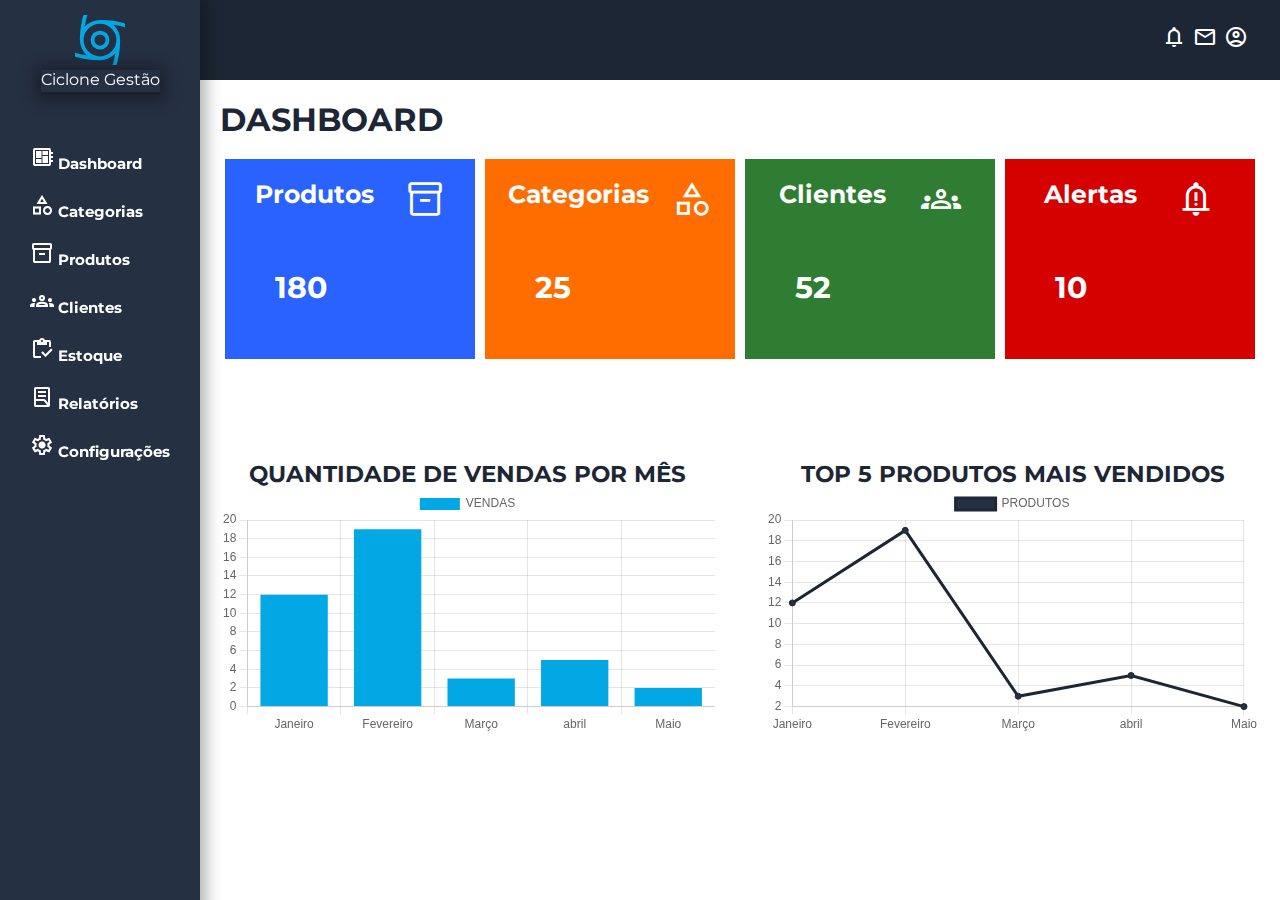
<file: index.html>
<!DOCTYPE html>
<html lang="pt-br">
<head>
    <meta charset="UTF-8">
    <meta http-equiv="X-UA-Compatible" content="IE=edge">
    <meta name="viewport" content="width=device-width, initial-scale=1.0">
    <title>Página Inicial</title>
    <link rel="stylesheet" href="resources/css/index.css">
    <link rel="preconnect" href="https://fonts.googleapis.com">
<link rel="preconnect" href="https://fonts.gstatic.com" crossorigin>
<link href="https://fonts.googleapis.com/css2?family=Montserrat:ital,wght@0,100;0,200;0,300;0,400;0,500;0,600;0,700;0,800;0,900;1,100;1,200;1,300;1,400;1,500;1,600;1,700;1,800;1,900&display=swap" rel="stylesheet">
<link rel="stylesheet" href="https://fonts.googleapis.com/css2?family=Material+Symbols+Outlined:opsz,wght,FILL,GRAD@48,400,0,0" />
<script src="resources/js/chart.js"></script>
</head>

<body>
    <header>
        <div class="header_container">
            <div class="header-right-icons">
                <span class="material-symbols-outlined">
                    notifications
                </span>
                <span class="material-symbols-outlined">
                    email
                </span>
                <span class="material-symbols-outlined">
                    account_circle
                </span>
              </div>
        </div>
    </header>

    <aside class="sidebar">
        <div class="logo">
            <span class="material-symbols-outlined icone_logo">
                cyclone
            </span>
            <span class="titulo_logo">Ciclone Gestão</span>
        </div>
        <nav>
            <ul>
                <li>
                    <span class="material-symbols-outlined">
                        empty_dashboard
                    </span>
                    <a href="#">Dashboard</a>
                </li>
                <li>
                    <span class="material-symbols-outlined">
                        category
                    </span>
                    <a href="#">Categorias</a>
                </li>
                <li>
                    <span class="material-symbols-outlined">
                        inventory_2
                    </span>
                    <a href="cadastro_produto.html">Produtos</a>
                </li>
                <li>
                    <span class="material-symbols-outlined">
                        groups
                    </span>
                    <a href="#">Clientes</a>
                </li>
                <li>
                    <span class="material-symbols-outlined">
                        Inventory
                    </span>
                    <a href="#">Estoque</a>
                </li>
                <li>
                    <span class="material-symbols-outlined">
                        lab_profile
                    </span>
                    <a href="#">Relatórios</a>
                </li>
                <li>
                    <span class="material-symbols-outlined">
                        Settings
                    </span>
                    <a href="#">Configurações</a>
                </li>
            </ul>
        </nav>
    </aside>

    <main>
        <div class="main_container">
            <h1>DASHBOARD</h1>

            <div class="main_cards">
                <div class="card1">
                   <div class="card_header">
                        <span class="span_titulo_card">Produtos</span>
                        <span class="material-symbols-outlined icone">
                            inventory_2
                        </span>
                   </div>
                    <div class="card_body">
                        <span class="span_body_card">
                            180
                        </span>
                    </div>
                </div>
                <div class="card2">
                    <div class="card_header">
                        <span class="span_titulo_card">Categorias</span>
                        <span class="material-symbols-outlined icone">
                            category
                        </span>
                    </div>
                    <div class="card_body">
                        <span class="span_body_card">
                            25
                        </span>
                    </div>
                </div>

                <div class="card3">
                    <div class="card_header">
                        <span class="span_titulo_card">Clientes</span>
                        <span class="material-symbols-outlined icone">
                            groups
                        </span>
                    </div>
                    <div class="card_body">
                        <span class="span_body_card">
                            52
                        </span>
                    </div>  
                </div>

                <div class="card4">
                    <div class="card_header">
                        <span class="span_titulo_card">Alertas</span>
                            <span class="material-symbols-outlined icone">
                                notification_important
                            </span>
                    </div>
                    <div class="card_body">
                        <span class="span_body_card">
                            10
                        </span>
                    </div>
                </div>

            </div>
            <!-- fim da main card-->

            <div class="main_graficos">
                <div class="grafico_vendas">
                    <div class="titulo_grafico">
                        <h3>QUANTIDADE DE VENDAS POR MÊS</h3>
                    </div>
                    <canvas id="myChart1"></canvas>
                </div>
                <div class="grafico_produtos">
                    <div class="titulo_grafico">
                        <h3>TOP 5 PRODUTOS MAIS VENDIDOS</h3>
                    </div>
                    <canvas id="myChart2"></canvas>
                </div>
            </div>

        </div>

    </main>

<script>
     const data = {
                labels: ['Janeiro', 'Fevereiro', 'Março', 'abril', 'Maio'],
                datasets: [{
                label: 'VENDAS',
                backgroundColor: 'rgb(1, 168, 227)',
                borderColor: 'rgb(255, 99, 132)',
                data: [12, 19, 3, 5, 2],
                }]
            };

            const config = {
                type: 'bar',
                data: data,
                options: {}
            };

            const myChart = new Chart(
                document.getElementById('myChart1'),
                config
            );
</script>

<script>
    const data2 = {
               labels: ['Janeiro', 'Fevereiro', 'Março', 'abril', 'Maio'],
               datasets: [{
               label: 'PRODUTOS',
               backgroundColor: 'rgb(38, 48, 67)',
               borderColor: 'rgb(29, 38, 52)',
               data: [12, 19, 3, 5, 2],
               }]
           };

           const config2 = {
                type: 'line',
                data: data2,
                options: {}
            };


           const myChart2 = new Chart(
               document.getElementById('myChart2'),
               config2
           );
</script>



</body>

</html>
</file>
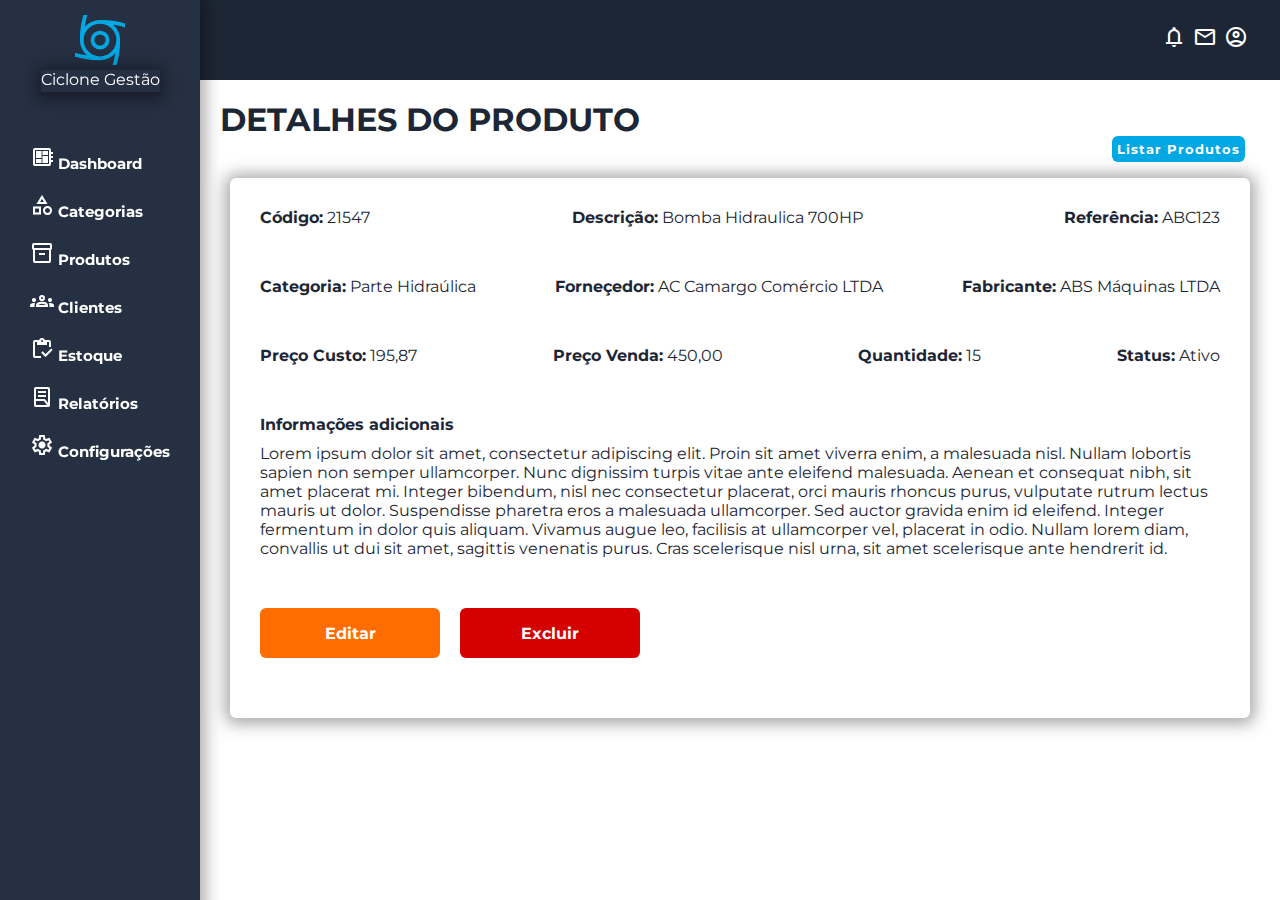
<file: detalhe_produto.html>
<!DOCTYPE html>
<html lang="pt-br">
<head>
    <meta charset="UTF-8">
    <meta http-equiv="X-UA-Compatible" content="IE=edge">
    <meta name="viewport" content="width=device-width, initial-scale=1.0">
    <title>Página Inicial</title>
    <link rel="stylesheet" href="resources/css/index.css">
    <link rel="stylesheet" href="resources/css/detalhe_produto.css">
    <link rel="preconnect" href="https://fonts.googleapis.com">
<link rel="preconnect" href="https://fonts.gstatic.com" crossorigin>
<link href="https://fonts.googleapis.com/css2?family=Montserrat:ital,wght@0,100;0,200;0,300;0,400;0,500;0,600;0,700;0,800;0,900;1,100;1,200;1,300;1,400;1,500;1,600;1,700;1,800;1,900&display=swap" rel="stylesheet">
<link rel="stylesheet" href="https://fonts.googleapis.com/css2?family=Material+Symbols+Outlined:opsz,wght,FILL,GRAD@48,400,0,0" />
<script src="resources/js/chart.js"></script>

</head>

<body>
    <header>
        <div class="header_container">
            <div class="header-right-icons">
                <span class="material-symbols-outlined">
                    notifications
                </span>
                <span class="material-symbols-outlined">
                    email
                </span>
                <span class="material-symbols-outlined">
                    account_circle
                </span>
              </div>
        </div>
    </header>

    <aside class="sidebar">
        <div class="logo">
            <span class="material-symbols-outlined icone_logo">
                cyclone
            </span>
            <span class="titulo_logo">Ciclone Gestão</span>
        </div>
        <nav>
            <ul>
                <li>
                    <span class="material-symbols-outlined">
                        empty_dashboard
                    </span>
                    <a href="#">Dashboard</a>
                </li>
                <li>
                    <span class="material-symbols-outlined">
                        category
                    </span>
                    <a href="#">Categorias</a>
                </li>
                <li>
                    <span class="material-symbols-outlined">
                        inventory_2
                    </span>
                    <a href="#">Produtos</a>
                </li>
                <li>
                    <span class="material-symbols-outlined">
                        groups
                    </span>
                    <a href="#">Clientes</a>
                </li>
                <li>
                    <span class="material-symbols-outlined">
                        Inventory
                    </span>
                    <a href="#">Estoque</a>
                </li>
                <li>
                    <span class="material-symbols-outlined">
                        lab_profile
                    </span>
                    <a href="#">Relatórios</a>
                </li>
                <li>
                    <span class="material-symbols-outlined">
                        Settings
                    </span>
                    <a href="#">Configurações</a>
                </li>
            </ul>
        </nav>
    </aside>

    <main>
        <div class="main_container">
            <h1>DETALHES DO PRODUTO</h1>
            <div class="lista_produtos_link">
                <span><a href="lista_produto.html">Listar Produtos</a></span>
            </div>
            <div class="form_container">
                    <div class="form_group">
                        <div class="campos">
                            <label for="codigo">Código:</label>
                            <span>21547</span>
                        </div>
                        <div class="campos">
                            <label for="descricao">Descrição:</label>
                            <span>Bomba Hidraulica 700HP</span>
                        </div>
                        <div class="campos">
                            <label for="referencia">Referência:</label>
                            <span>ABC123</span>
                        </div>
                    </div>

                    <div class="form_group">
                        <div class="campos">
                            <label for="categoria">Categoria:</label>
                            <span>Parte Hidraúlica</span>
                        </div>
                        <div class="campos">
                            <label for="fornecedor">Forneçedor:</label>
                            <span>AC Camargo Comércio LTDA</span>
                        </div>
                        <div class="campos">
                            <label for="Fabricante">Fabricante:</label>
                            <span>ABS Máquinas LTDA</span>
                        </div>
                    </div>

                    <div class="form_group">
                        <div class="campos">
                            <label for="pco_custo">Preço Custo:</label>
                            <span>195,87</span>
                        </div>
                        <div class="campos">
                            <label for="pco_venda">Preço Venda:</label>
                            <span>450,00</span>
                        </div>
                        <div class="campos">
                            <label for="quantidade">Quantidade:</label>
                            <span>15</span>
                        </div>
                        <div class="campos">
                            <label for="status">Status:</label>
                            <span>Ativo</span>
                        </div>
                    </div>

                    <div class="form_group">
                        <div class="infos-adicionais">
                            <label for="infos_adicionais">Informações adicionais</label>
                           <p>Lorem ipsum dolor sit amet, consectetur adipiscing elit. Proin sit amet viverra enim, a malesuada nisl. Nullam lobortis sapien non semper ullamcorper. Nunc dignissim turpis vitae ante eleifend malesuada. Aenean et consequat nibh, sit amet placerat mi. Integer bibendum, nisl nec consectetur placerat, orci mauris rhoncus purus, vulputate rutrum lectus mauris ut dolor. Suspendisse pharetra eros a malesuada ullamcorper. Sed auctor gravida enim id eleifend. Integer fermentum in dolor quis aliquam. Vivamus augue leo, facilisis at ullamcorper vel, placerat in odio. Nullam lorem diam, convallis ut dui sit amet, sagittis venenatis purus. Cras scelerisque nisl urna, sit amet scelerisque ante hendrerit id.</p>
                        </div>
                    </div>

                    <div class="form_group">
                        <div class="btns_cadastro">
                            <button>Editar</button>
                            <button class="btn_reset">Excluir</button>
                        </div>
                    </div>
            </div>
        </div>
     </main>
</body>

</html>
</file>
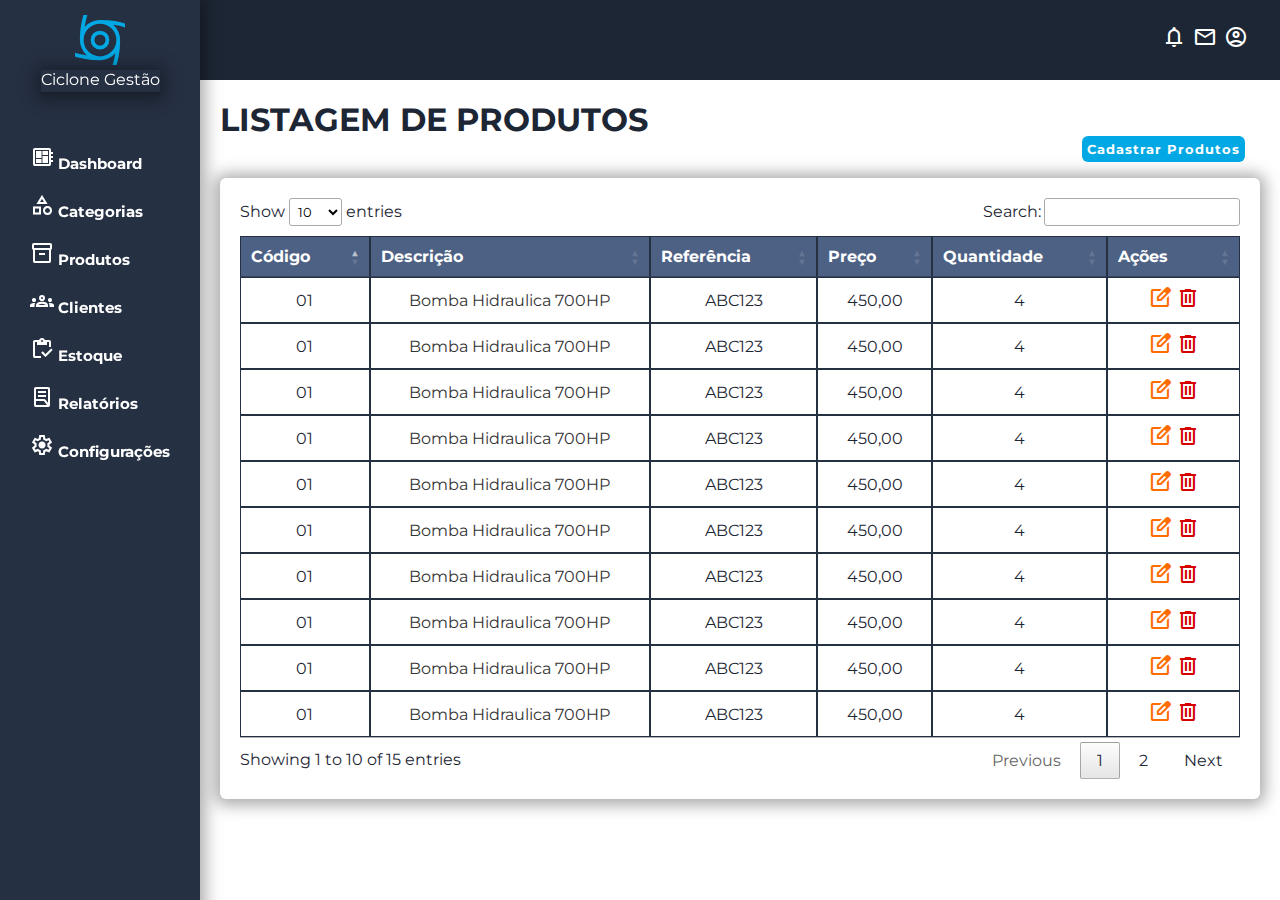
<file: lista_produto.html>
<!DOCTYPE html>
<html lang="pt-br">
<head>
    <meta charset="UTF-8">
    <meta http-equiv="X-UA-Compatible" content="IE=edge">
    <meta name="viewport" content="width=device-width, initial-scale=1.0">
    <title>Página Inicial</title>
    <link rel="stylesheet" href="resources/css/index.css">
    <link rel="preconnect" href="https://fonts.googleapis.com">
<link rel="preconnect" href="https://fonts.gstatic.com" crossorigin>
<link href="https://fonts.googleapis.com/css2?family=Montserrat:ital,wght@0,100;0,200;0,300;0,400;0,500;0,600;0,700;0,800;0,900;1,100;1,200;1,300;1,400;1,500;1,600;1,700;1,800;1,900&display=swap" rel="stylesheet">
<link rel="stylesheet" href="https://fonts.googleapis.com/css2?family=Material+Symbols+Outlined:opsz,wght,FILL,GRAD@48,400,0,0" />
<script src="resources/js/jquery-3.5.1.js"></script>
<script src="resources/js/jquery.dataTables.min.js"></script>
<link rel="stylesheet" href="resources/css/jquery.dataTables.min.css">
<link rel="stylesheet" href="resources/css/lista_produto.css">
</head>

<body>
    <header>
        <div class="header_container">
            <div class="header-right-icons">
                <span class="material-symbols-outlined">
                    notifications
                </span>
                <span class="material-symbols-outlined">
                    email
                </span>
                <span class="material-symbols-outlined">
                    account_circle
                </span>
              </div>
        </div>
    </header>

    <aside class="sidebar">
        <div class="logo">
            <span class="material-symbols-outlined icone_logo">
                cyclone
            </span>
            <span class="titulo_logo">Ciclone Gestão</span>
        </div>
        <nav>
            <ul>
                <li>
                    <span class="material-symbols-outlined">
                        empty_dashboard
                    </span>
                    <a href="#">Dashboard</a>
                </li>
                <li>
                    <span class="material-symbols-outlined">
                        category
                    </span>
                    <a href="#">Categorias</a>
                </li>
                <li>
                    <span class="material-symbols-outlined">
                        inventory_2
                    </span>
                    <a href="#">Produtos</a>
                </li>
                <li>
                    <span class="material-symbols-outlined">
                        groups
                    </span>
                    <a href="#">Clientes</a>
                </li>
                <li>
                    <span class="material-symbols-outlined">
                        Inventory
                    </span>
                    <a href="#">Estoque</a>
                </li>
                <li>
                    <span class="material-symbols-outlined">
                        lab_profile
                    </span>
                    <a href="#">Relatórios</a>
                </li>
                <li>
                    <span class="material-symbols-outlined">
                        Settings
                    </span>
                    <a href="#">Configurações</a>
                </li>
            </ul>
        </nav>
    </aside>

    <main>
        <div class="main_container">
            <h1>LISTAGEM DE PRODUTOS</h1>
            <div class="lista_produtos_link">
                <span><a href="cadastro_produto.html">Cadastrar Produtos</a></span>
            </div>

            <div class="lista_produtos">
                <table class="data_tables">
                    <thead>
                        <tr>
                            <th>Código</th>
                            <th>Descrição</th>
                            <th>Referência</th>
                            <th>Preço</th>
                            <th>Quantidade</th>
                            <th>Ações</th>
                        </tr>
                    </thead>
                    <tbody>
                        <tr>
                            <td>01</td>
                            <td><a href="detalhe_produto.html">Bomba Hidraulica 700HP</a></td>
                            <td>ABC123</td>
                            <td>450,00</td>
                            <td>4</td>
                            <td style="width: 100px;">
                                <div>
                                    <a href="#"><span class="material-symbols-outlined tabela_icone_edit">edit_square</span></a>
                                    <a href="#"><span class="material-symbols-outlined tabela_icone_delete">delete</span></a>
                                </div>
                            </td>
                        </tr> 
                        <tr>
                            <td>01</td>
                            <td><a href="detalhe_produto.html">Bomba Hidraulica 700HP</a></td>
                            <td>ABC123</td>
                            <td>450,00</td>
                            <td>4</td>
                            <td style="width: 100px;">
                                <div>
                                    <a href="#"><span class="material-symbols-outlined tabela_icone_edit">edit_square</span></a>
                                    <a href="#"><span class="material-symbols-outlined tabela_icone_delete">delete</span></a>
                                </div>
                            </td>
                        </tr> 
                        <tr>
                            <td>01</td>
                            <td><a href="detalhe_produto.html">Bomba Hidraulica 700HP</a></td>
                            <td>ABC123</td>
                            <td>450,00</td>
                            <td>4</td>
                            <td style="width: 100px;">
                                <div>
                                    <a href="#"><span class="material-symbols-outlined tabela_icone_edit">edit_square</span></a>
                                    <a href="#"><span class="material-symbols-outlined tabela_icone_delete">delete</span></a>
                                </div>
                            </td>
                        </tr> 
                        <tr>
                            <td>01</td>
                            <td><a href="detalhe_produto.html">Bomba Hidraulica 700HP</a></td>
                            <td>ABC123</td>
                            <td>450,00</td>
                            <td>4</td>
                            <td style="width: 100px;">
                                <div>
                                    <a href="#"><span class="material-symbols-outlined tabela_icone_edit">edit_square</span></a>
                                    <a href="#"><span class="material-symbols-outlined tabela_icone_delete">delete</span></a>
                                </div>
                            </td>
                        </tr> 
                        <tr>
                            <td>01</td>
                            <td><a href="detalhe_produto.html">Bomba Hidraulica 700HP</a></td>
                            <td>ABC123</td>
                            <td>450,00</td>
                            <td>4</td>
                            <td style="width: 100px;">
                                <div>
                                    <a href="#"><span class="material-symbols-outlined tabela_icone_edit">edit_square</span></a>
                                    <a href="#"><span class="material-symbols-outlined tabela_icone_delete">delete</span></a>
                                </div>
                            </td>
                        </tr> 
                        <tr>
                            <td>01</td>
                            <td><a href="detalhe_produto.html">Bomba Hidraulica 700HP</a></td>
                            <td>ABC123</td>
                            <td>450,00</td>
                            <td>4</td>
                            <td style="width: 100px;">
                                <div>
                                    <a href="#"><span class="material-symbols-outlined tabela_icone_edit">edit_square</span></a>
                                    <a href="#"><span class="material-symbols-outlined tabela_icone_delete">delete</span></a>
                                </div>
                            </td>
                        </tr> 
                        <tr>
                            <td>01</td>
                            <td><a href="detalhe_produto.html">Bomba Hidraulica 700HP</a></td>
                            <td>ABC123</td>
                            <td>450,00</td>
                            <td>4</td>
                            <td style="width: 100px;">
                                <div>
                                    <a href="#"><span class="material-symbols-outlined tabela_icone_edit">edit_square</span></a>
                                    <a href="#"><span class="material-symbols-outlined tabela_icone_delete">delete</span></a>
                                </div>
                            </td>
                        </tr> 
                        <tr>
                            <td>01</td>
                            <td><a href="detalhe_produto.html">Bomba Hidraulica 700HP</a></td>
                            <td>ABC123</td>
                            <td>450,00</td>
                            <td>4</td>
                            <td style="width: 100px;">
                                <div>
                                    <a href="#"><span class="material-symbols-outlined tabela_icone_edit">edit_square</span></a>
                                    <a href="#"><span class="material-symbols-outlined tabela_icone_delete">delete</span></a>
                                </div>
                            </td>
                        </tr> 
                        <tr>
                            <td>01</td>
                            <td><a href="detalhe_produto.html">Bomba Hidraulica 700HP</a></td>
                            <td>ABC123</td>
                            <td>450,00</td>
                            <td>4</td>
                            <td style="width: 100px;">
                                <div>
                                    <a href="#"><span class="material-symbols-outlined tabela_icone_edit">edit_square</span></a>
                                    <a href="#"><span class="material-symbols-outlined tabela_icone_delete">delete</span></a>
                                </div>
                            </td>
                        </tr> 
                        <tr>
                            <td>01</td>
                            <td><a href="detalhe_produto.html">Bomba Hidraulica 700HP</a></td>
                            <td>ABC123</td>
                            <td>450,00</td>
                            <td>4</td>
                            <td style="width: 100px;">
                                <div>
                                    <a href="#"><span class="material-symbols-outlined tabela_icone_edit">edit_square</span></a>
                                    <a href="#"><span class="material-symbols-outlined tabela_icone_delete">delete</span></a>
                                </div>
                            </td>
                        </tr> 
                        <tr>
                            <td>01</td>
                            <td><a href="detalhe_produto.html">Bomba Hidraulica 700HP</a></td>
                            <td>ABC123</td>
                            <td>450,00</td>
                            <td>4</td>
                            <td style="width: 100px;">
                                <div>
                                    <a href="#"><span class="material-symbols-outlined tabela_icone_edit">edit_square</span></a>
                                    <a href="#"><span class="material-symbols-outlined tabela_icone_delete">delete</span></a>
                                </div>
                            </td>
                        </tr> 
                        <tr>
                            <td>01</td>
                            <td><a href="detalhe_produto.html">Bomba Hidraulica 700HP</a></td>
                            <td>ABC123</td>
                            <td>450,00</td>
                            <td>4</td>
                            <td style="width: 100px;">
                                <div>
                                    <a href="#"><span class="material-symbols-outlined tabela_icone_edit">edit_square</span></a>
                                    <a href="#"><span class="material-symbols-outlined tabela_icone_delete">delete</span></a>
                                </div>
                            </td>
                        </tr> 
                        <tr>
                            <td>01</td>
                            <td><a href="detalhe_produto.html">Bomba Hidraulica 700HP</a></td>
                            <td>ABC123</td>
                            <td>450,00</td>
                            <td>4</td>
                            <td style="width: 100px;">
                                <div>
                                    <a href="#"><span class="material-symbols-outlined tabela_icone_edit">edit_square</span></a>
                                    <a href="#"><span class="material-symbols-outlined tabela_icone_delete">delete</span></a>
                                </div>
                            </td>
                        </tr> 
                        <tr>
                            <td>01</td>
                            <td><a href="detalhe_produto.html">Bomba Hidraulica 700HP</a></td>
                            <td>ABC123</td>
                            <td>450,00</td>
                            <td>4</td>
                            <td style="width: 100px;">
                                <div>
                                    <a href="#"><span class="material-symbols-outlined tabela_icone_edit">edit_square</span></a>
                                    <a href="#"><span class="material-symbols-outlined tabela_icone_delete">delete</span></a>
                                </div>
                            </td>
                        </tr> 
                        <tr>
                            <td>01</td>
                            <td><a href="detalhe_produto.html">Bomba Hidraulica 700HP</a></td>
                            <td>ABC123</td>
                            <td>450,00</td>
                            <td>4</td>
                            <td style="width: 100px;">
                                <div>
                                    <a href="#"><span class="material-symbols-outlined tabela_icone_edit">edit_square</span></a>
                                    <a href="#"><span class="material-symbols-outlined tabela_icone_delete">delete</span></a>
                                </div>
                            </td>
                        </tr> 
                        
                        
                        
                </table>
            </div>

        </div>
     </main>

     <script>
        $(document).ready( function () {
            $('.data_tables').DataTable({
                "language":{"url":"https://cdn.datatables.net/plug-ins/1.13.2/i18n/pt-BR.json"}
            });
        } );
     </script>
</body>

</html>
</file>
<file: resources/css/index.css>
* {
  padding: 0;
  margin: 0;
  box-sizing: border-box;
  font-family: 'Montserrat', sans-serif;
}

header {
    width: 100%;
    height: 80px;
    background-color: #1D2634;
    display: flex;
    justify-content: end;
    position: fixed;
    top: 0;
    left: 0;
}

header .header_container {
    width: 150px;
    display: flex;
    justify-content: center;
    align-items: center;
    padding-top: 0;
}

header .header_container .header-right-icons{
    font-size: 25px;
}

.header_container {
    width: 1300px;
    color: #fff;
    padding-top: 20px;
}

.sidebar{
    background-color: #263043;
    width: 200px;
    height: 200vh;
    -webkit-box-shadow: 0px 1px 16px 5px rgba(0,0,0,0.34); 
    box-shadow: 0px 1px 16px 5px rgba(0,0,0,0.34);
    z-index: 1;
    display: flex;
    flex-direction: column;
    align-items: center;
    position: fixed;
    top: 0;
    left: 0;
}

.sidebar .logo {
    margin-top: 10px;
    width: 100%;
    display: flex;
    flex-direction: column;
    align-items: center;
    margin-bottom: 50px;
}

.sidebar .logo .icone_logo{
    font-size: 60px;
    color: rgb(1, 168, 227);
}

.sidebar .logo .titulo_logo{
    color: #fff;
    border-bottom: 3px solid #1a212d;
    padding-bottom: 3px;
    -webkit-box-shadow: 0px 1px 16px 5px rgba(0,0,0,0.34); 
    box-shadow: 0px 1px 16px 5px rgba(0,0,0,0.34);
}

nav {
    width: 200px;
}

nav ul{
    list-style: none;
    color: #fff;
    display: flex;
    flex-direction: column;
    row-gap: 20px;
}

nav ul li {
    margin-left: 30px;
}

nav ul li a{
    color: #fff;
    font-size: 15px;
    text-decoration: none;
    transition: .3s;
    font-weight: bold;
}

nav ul li a:hover {
    color: #01A8E3;
}

main{
    display: flex;
    color: #1D2634;
    margin-left: 200px;
    margin-top: 80px;
}

.main_container {
    width: 100%;
    height: 300px;
    padding: 20px;
}

.main_container .main_cards {
    display: flex;
    justify-content: space-around;
    align-items: center;
    margin-top: 20px;
}

.main_container .main_cards .card_header {
    display: flex;
    justify-content: space-evenly;
    padding-top: 20px;
    font-weight: bold;
    font-size: 25px;
    color: #fff;
}

.main_container .main_cards .card_header .icone {
    font-size: 40px;
}

.main_container .main_cards .card_body {
    display: flex;
    justify-content: start;
    padding-top: 50px;
    padding-left: 50px;
}

.main_container .main_cards .card_body .span_body_card {
    font-weight: bold;
    font-size: 30px;
    color: #fff;
}

.main_container .main_cards .card1 {
    width: 24%;
    height: 200px;
    background-color: #2962FF;
}

.main_container .main_cards .card2 {
    width: 24%;
    height: 200px;
    background-color: #FF6D00;
}

.main_container .main_cards .card3 {
    width: 24%;
    height: 200px;
    background-color: #2E7D32;
}

.main_container .main_cards .card4 {
    width: 24%;
    height: 200px;
    background-color: #D50000;
}

.main_container .main_graficos {
    display: flex;
    width: 100%;
    flex-direction: row;
    height: 350px;
    column-gap: 50px;
    margin-top: 100px;
}

.main_container .main_graficos .grafico_vendas {
    width: 50%;
}

.main_container .main_graficos .grafico_produtos {
    width: 50%;
}

.main_container .main_graficos .titulo_grafico {
    display: flex;
    justify-content: center;
    font-size: 20px;

}
</file>
<file: resources/css/detalhe_produto.css>
.lista_produtos_link {
    width: 100%;
    display: flex;
    justify-content: end;
}

.lista_produtos_link span {
    margin-right: 15px;
}

.lista_produtos_link span a{
    font-size: 13px;
    letter-spacing: 1px;
    font-weight: bold;
    text-decoration: none;
    padding: 5px;
    background-color: #01A8E3;
    border-radius: 6px;
    color: #fff;
    transition: .3s;
}

.lista_produtos_link span a:hover{
    background-color: #036f96;
}

.form_container {
    width: 98%;
    margin: 0 auto;
    margin-top: 20px;
    padding: 20px;
    -webkit-box-shadow: 0px 1px 16px 5px rgba(0,0,0,0.34); 
    box-shadow: 0px 1px 16px 5px rgba(0,0,0,0.34);
    border-radius: 6px;
}

.form_container .form_group {
    width: 100%;
    display: flex;
    justify-content: space-between;
    margin-bottom: 30px;
    padding: 10px;
}

.form_container .form_group input {
    height: 30px;
    font-size: 15px;
    padding: 2px;
    margin-left: 5px;
}

.form_container .form_group label {
    font-size: 16px;
    font-weight: bold;
}

.form_container .form_group select {
    
    height: 30px;
    font-size: 15px;
    padding: 2px;
    margin-left: 5px;
}

.infos-adicionais {
    width: 100%;
    display: flex;
    flex-direction: column;
    row-gap: 10px;
}
.form_container .form_group textarea {
    width: 100%;
    height: 130px;
    padding: 10px;
    font-size: 15px;
}

.form_container .form_group .btns_cadastro {
    display: flex;
    column-gap: 20px;
}

.form_container .form_group .btns_cadastro button {
    width: 180px;
    height: 50px;
    border-radius: 6px;
    border: none;
    font-size: 16px;
    background-color: #FF6D00;
    font-weight: bold;
    transition: .3s;
    color: #fff;
    cursor: pointer;
}

.form_container .form_group .btns_cadastro button:hover {
    background-color: #c75904;
}

.form_container .form_group .btns_cadastro .btn_reset {
    background-color: #D50000;
}

.form_container .form_group .btns_cadastro .btn_reset:hover {
    background-color: #930202;
}
</file>
<file: resources/css/lista_produto.css>
.main_container{
    height: 100%;
    margin-bottom: 50px;
}

.lista_produtos_link {
    width: 100%;
    display: flex;
    justify-content: end;
}

.lista_produtos_link span {
    margin-right: 15px;
}

.lista_produtos_link span a{
    font-size: 13px;
    letter-spacing: 1px;
    font-weight: bold;
    text-decoration: none;
    padding: 5px;
    background-color: #01A8E3;
    border-radius: 6px;
    color: #fff;
    transition: .3s;
}

.lista_produtos_link span a:hover{
    background-color: #036f96;
}

.lista_produtos {
    margin-top: 20px;
    padding: 20px;
    -webkit-box-shadow: 0px 1px 16px 5px rgba(0,0,0,0.34); 
    box-shadow: 0px 1px 16px 5px rgba(0,0,0,0.34);
    border-radius: 6px;
}

table {
    width: 98%;
}
    
table {
    border-collapse: collapse;
    margin: auto;
    border: none;
}

td a {
    text-decoration: none;
    color: #333;
}

td a:hover{
    color: #fff;
}
    
th, td{
    padding: 10px;
    text-align: center;
    border: 1px solid #263043;
}
       
th{
    font-weight: bold;
    background-color: #4d6185;
    color: #fff;
}
       
tr:nth-child(even) {
    background-color: #DCEBE6;
}
    
tr:hover:nth-child(1n + 2) {
    background-color: #4d6185;
    color: #fff;
    transition: .3s;
}
tr:hover:nth-child(1) {
    background-color: #4d6185;
    color: #fff;
    transition: .3s;
}

.dataTables_length {
    margin-bottom: 10px;
}

.tabela_icone_edit {
    color: #FF6D00;
}

.tabela_icone_delete {
    color: #D50000;
}
</file>
